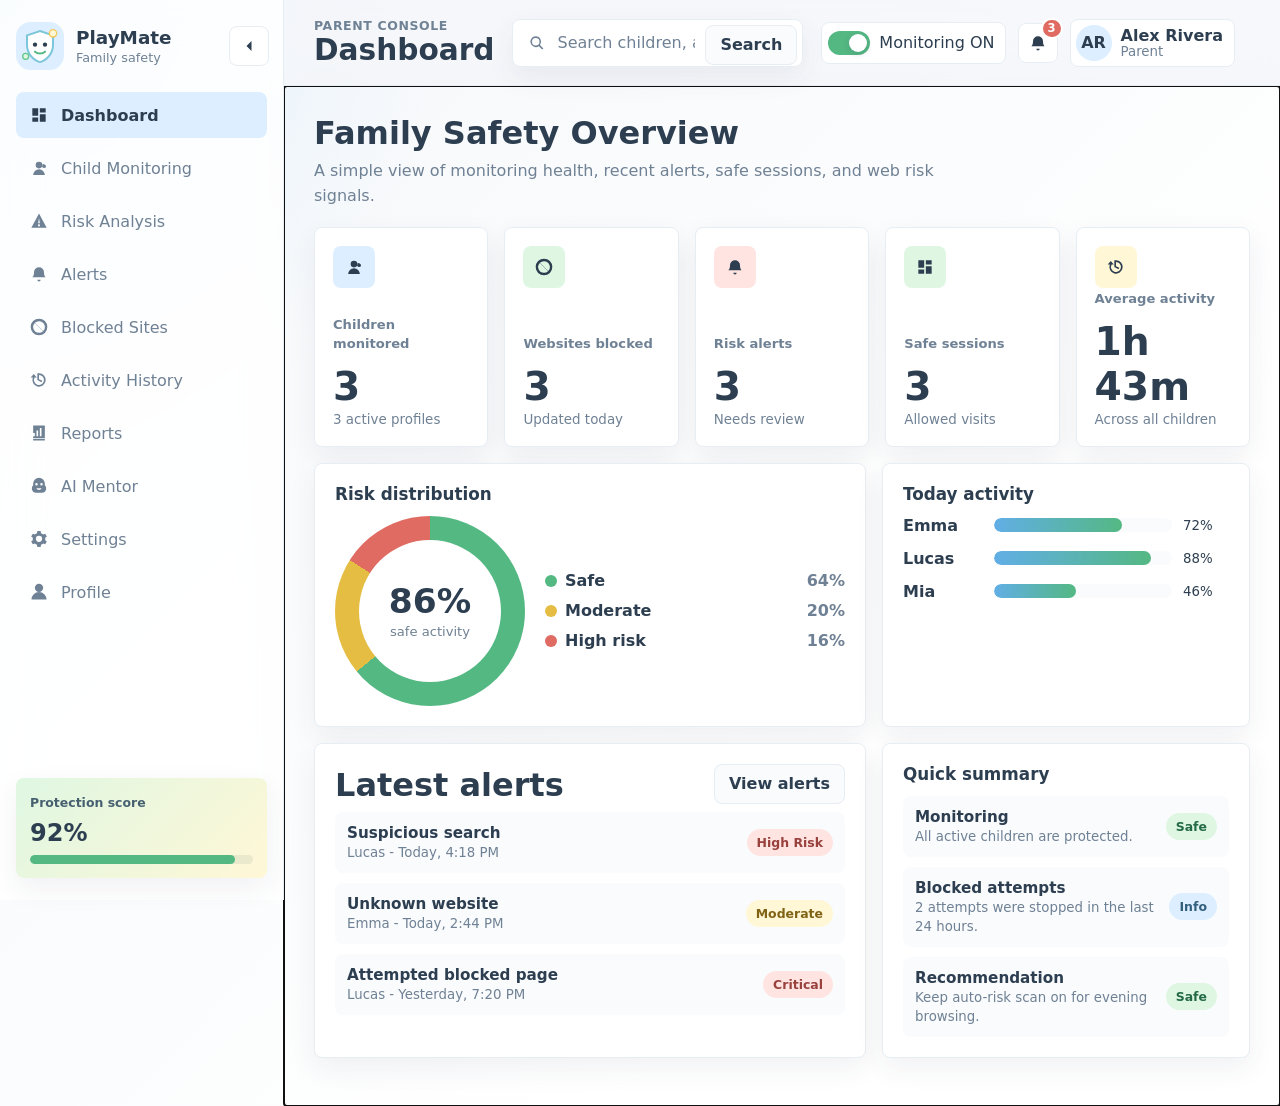
<file: index.html>
<!DOCTYPE html>
<html lang="en">
<head>
  <meta charset="UTF-8">
  <meta name="viewport" content="width=device-width, initial-scale=1.0">
  <meta name="description" content="PlayMate web prototype for child digital safety supervision.">
  <title>PlayMate | Digital Family Safety</title>
  <link rel="stylesheet" href="style.css">
  <script defer src="script.js"></script>
</head>
<body>
  <svg aria-hidden="true" class="icon-sprite">
    <symbol id="icon-dashboard" viewBox="0 0 24 24">
      <path d="M4 13h7V4H4v9Zm0 7h7v-5H4v5Zm9 0h7v-9h-7v9Zm0-16v5h7V4h-7Z"/>
    </symbol>
    <symbol id="icon-child" viewBox="0 0 24 24">
      <path d="M12 12.5a4 4 0 1 0 0-8 4 4 0 0 0 0 8Zm-7 8a7 7 0 0 1 14 0H5Zm15.5-11a2.5 2.5 0 1 1-3.6-2.2 5.8 5.8 0 0 1 3.6 2.2Z"/>
    </symbol>
    <symbol id="icon-risk" viewBox="0 0 24 24">
      <path d="M12 3 2.8 20h18.4L12 3Zm0 5.2 1 6.5h-2l1-6.5Zm0 10.3a1.3 1.3 0 1 1 0-2.6 1.3 1.3 0 0 1 0 2.6Z"/>
    </symbol>
    <symbol id="icon-alert" viewBox="0 0 24 24">
      <path d="M18 10a6 6 0 1 0-12 0c0 5-2 6-2 6h16s-2-1-2-6Zm-8 9a2 2 0 0 0 4 0h-4Z"/>
    </symbol>
    <symbol id="icon-block" viewBox="0 0 24 24">
      <path d="M12 2a10 10 0 1 0 0 20 10 10 0 0 0 0-20Zm0 3a7 7 0 0 1 5 11.9L7.1 7A7 7 0 0 1 12 5Zm0 14a7 7 0 0 1-5-11.9L16.9 17A7 7 0 0 1 12 19Z"/>
    </symbol>
    <symbol id="icon-history" viewBox="0 0 24 24">
      <path d="M12 4a8 8 0 1 1-7.4 5H2l3.7-4.2L9.4 9H6.8A6 6 0 1 0 12 6v5l4 2-1 1.8-5-2.8V4h2Z"/>
    </symbol>
    <symbol id="icon-report" viewBox="0 0 24 24">
      <path d="M5 3h14v18H5V3Zm4 13h2V9H9v7Zm4 0h2V6h-2v10Zm-8 0h2v-4H5v4Zm0 3h14v-1H5v1Z"/>
    </symbol>
    <symbol id="icon-ai" viewBox="0 0 24 24">
      <path d="M12 2a7 7 0 0 0-7 7v2.2A5 5 0 0 0 7.8 20h8.4A5 5 0 0 0 19 11.2V9a7 7 0 0 0-7-7Zm-3 9.5a1.5 1.5 0 1 1 0-3 1.5 1.5 0 0 1 0 3Zm6 0a1.5 1.5 0 1 1 0-3 1.5 1.5 0 0 1 0 3Zm-6.2 3.2h6.4a3.5 3.5 0 0 1-6.4 0Z"/>
    </symbol>
    <symbol id="icon-settings" viewBox="0 0 24 24">
      <path d="M19.4 13.5c.1-.5.1-1 .1-1.5s0-1-.1-1.5l2-1.5-2-3.4-2.4 1a8 8 0 0 0-2.6-1.5L14 2.5h-4l-.4 2.6A8 8 0 0 0 7 6.6l-2.4-1-2 3.4 2 1.5c-.1.5-.1 1-.1 1.5s0 1 .1 1.5l-2 1.5 2 3.4 2.4-1a8 8 0 0 0 2.6 1.5l.4 2.6h4l.4-2.6a8 8 0 0 0 2.6-1.5l2.4 1 2-3.4-2-1.5ZM12 15.5A3.5 3.5 0 1 1 12 8a3.5 3.5 0 0 1 0 7.5Z"/>
    </symbol>
    <symbol id="icon-profile" viewBox="0 0 24 24">
      <path d="M12 12a5 5 0 1 0 0-10 5 5 0 0 0 0 10Zm-9 9a9 9 0 0 1 18 0H3Z"/>
    </symbol>
    <symbol id="icon-menu" viewBox="0 0 24 24">
      <path d="M4 6h16v2H4V6Zm0 5h16v2H4v-2Zm0 5h16v2H4v-2Z"/>
    </symbol>
    <symbol id="icon-search" viewBox="0 0 24 24">
      <path d="M10.5 4a6.5 6.5 0 0 1 5.1 10.5l4 4-1.4 1.4-4-4A6.5 6.5 0 1 1 10.5 4Zm0 2a4.5 4.5 0 1 0 0 9 4.5 4.5 0 0 0 0-9Z"/>
    </symbol>
    <symbol id="icon-chevron" viewBox="0 0 24 24">
      <path d="m9 18 6-6-6-6v12Z"/>
    </symbol>
    <symbol id="icon-close" viewBox="0 0 24 24">
      <path d="m6.4 5 12.6 12.6-1.4 1.4L5 6.4 6.4 5Zm12.6 1.4L6.4 19 5 17.6 17.6 5 19 6.4Z"/>
    </symbol>
  </svg>

  <div class="app" id="app">
    <aside class="sidebar" id="sidebar" aria-label="Primary navigation">
      <div class="brand">
        <img src="assets/playmate-logo.svg" alt="PlayMate logo" class="brand-logo">
        <div class="brand-copy">
          <span class="brand-name">PlayMate</span>
          <span class="brand-subtitle">Family safety</span>
        </div>
        <button class="icon-button sidebar-collapse" id="sidebarCollapse" type="button" aria-label="Collapse sidebar" title="Collapse sidebar">
          <svg class="icon"><use href="#icon-chevron"></use></svg>
        </button>
      </div>

      <nav class="nav-list">
        <button class="nav-link active" type="button" data-route="dashboard">
          <svg class="icon"><use href="#icon-dashboard"></use></svg><span>Dashboard</span>
        </button>
        <button class="nav-link" type="button" data-route="children">
          <svg class="icon"><use href="#icon-child"></use></svg><span>Child Monitoring</span>
        </button>
        <button class="nav-link" type="button" data-route="risk">
          <svg class="icon"><use href="#icon-risk"></use></svg><span>Risk Analysis</span>
        </button>
        <button class="nav-link" type="button" data-route="alerts">
          <svg class="icon"><use href="#icon-alert"></use></svg><span>Alerts</span>
        </button>
        <button class="nav-link" type="button" data-route="blocked">
          <svg class="icon"><use href="#icon-block"></use></svg><span>Blocked Sites</span>
        </button>
        <button class="nav-link" type="button" data-route="history">
          <svg class="icon"><use href="#icon-history"></use></svg><span>Activity History</span>
        </button>
        <button class="nav-link" type="button" data-route="reports">
          <svg class="icon"><use href="#icon-report"></use></svg><span>Reports</span>
        </button>
        <button class="nav-link" type="button" data-route="mentor">
          <svg class="icon"><use href="#icon-ai"></use></svg><span>AI Mentor</span>
        </button>
        <button class="nav-link" type="button" data-route="settings">
          <svg class="icon"><use href="#icon-settings"></use></svg><span>Settings</span>
        </button>
        <button class="nav-link" type="button" data-route="profile">
          <svg class="icon"><use href="#icon-profile"></use></svg><span>Profile</span>
        </button>
      </nav>

      <div class="sidebar-card">
        <span class="mini-label">Protection score</span>
        <strong id="sidebarScore">92%</strong>
        <div class="mini-progress" aria-hidden="true"><span style="width: 92%"></span></div>
      </div>
    </aside>

    <div class="sidebar-overlay" id="sidebarOverlay" hidden></div>

    <div class="workspace">
      <header class="topbar">
        <button class="icon-button mobile-menu" id="mobileMenu" type="button" aria-label="Open navigation" title="Open navigation">
          <svg class="icon"><use href="#icon-menu"></use></svg>
        </button>

        <div class="topbar-title">
          <span class="page-kicker">Parent console</span>
          <h1 id="pageTitle">Dashboard</h1>
        </div>

        <form class="global-search" id="globalSearch" role="search">
          <label class="sr-only" for="searchInput">Search PlayMate</label>
          <svg class="icon search-icon"><use href="#icon-search"></use></svg>
          <input id="searchInput" type="search" autocomplete="off" placeholder="Search children, alerts, sites">
          <button class="text-button search-submit" type="submit">Search</button>
          <div class="search-results" id="searchResults" hidden></div>
        </form>

        <div class="topbar-actions">
          <label class="monitor-pill" title="Monitoring status">
            <input id="monitoringSwitch" type="checkbox" checked>
            <span class="switch-ui" aria-hidden="true"></span>
            <span id="monitoringLabel">Monitoring ON</span>
          </label>

          <div class="notification-menu">
            <button class="icon-button has-badge" id="notificationButton" type="button" aria-label="Open notifications" title="Notifications">
              <svg class="icon"><use href="#icon-alert"></use></svg>
              <span class="badge-dot" id="notificationBadge">3</span>
            </button>
            <div class="dropdown-panel" id="notificationPanel" hidden></div>
          </div>

          <button class="parent-chip" id="profileShortcut" type="button" title="Open profile">
            <span class="avatar" id="parentAvatar">AR</span>
            <span>
              <strong id="parentNameHeader">Alex Rivera</strong>
              <small>Parent</small>
            </span>
          </button>
        </div>
      </header>

      <main class="content" id="content" tabindex="-1"></main>
    </div>
  </div>

  <div class="toast-stack" id="toastStack" aria-live="polite" aria-atomic="true"></div>
  <div class="modal-root" id="modalRoot" hidden></div>
</body>
</html>
</file>
<file: style.css>
:root {
  color-scheme: light;
  --bg: #f5f7fa;
  --surface: #ffffff;
  --surface-soft: #f9fbfd;
  --surface-blue: #dceeff;
  --blue: #bee3f8;
  --blue-strong: #61aee6;
  --mint: #dff7e2;
  --mint-strong: #54b883;
  --yellow: #fff7d6;
  --yellow-strong: #e5bd42;
  --red-soft: #ffe4e1;
  --red-strong: #df6b62;
  --text: #2c3e50;
  --muted: #6f8194;
  --line: #e6edf3;
  --shadow: 0 18px 50px rgba(44, 62, 80, 0.09);
  --shadow-soft: 0 10px 28px rgba(44, 62, 80, 0.07);
  --radius: 8px;
  --sidebar-width: 284px;
  --sidebar-collapsed: 88px;
  --ease: 180ms ease;
  font-family: Inter, ui-sans-serif, system-ui, -apple-system, BlinkMacSystemFont, "Segoe UI", sans-serif;
}

[data-theme="soft-dark"] {
  color-scheme: dark;
  --bg: #14202a;
  --surface: #1d2c37;
  --surface-soft: #243541;
  --surface-blue: #243b4a;
  --blue: #31546a;
  --blue-strong: #79c8ef;
  --mint: #244336;
  --mint-strong: #7bdda1;
  --yellow: #4a4327;
  --yellow-strong: #f2cf67;
  --red-soft: #4f2c31;
  --red-strong: #f19088;
  --text: #edf6fb;
  --muted: #afbfcb;
  --line: #334653;
  --shadow: 0 18px 50px rgba(0, 0, 0, 0.22);
  --shadow-soft: 0 10px 28px rgba(0, 0, 0, 0.16);
}

* {
  box-sizing: border-box;
}

html {
  min-height: 100%;
}

body {
  margin: 0;
  min-height: 100%;
  background:
    radial-gradient(circle at top left, rgba(190, 227, 248, 0.45), transparent 28rem),
    linear-gradient(135deg, var(--bg), #ffffff 72%);
  color: var(--text);
  overflow-x: hidden;
}

[data-theme="soft-dark"] body,
body:has([data-theme="soft-dark"]) {
  background:
    radial-gradient(circle at top left, rgba(49, 84, 106, 0.45), transparent 28rem),
    linear-gradient(135deg, var(--bg), #172631 72%);
}

button,
input,
select,
textarea {
  font: inherit;
}

button {
  border: 0;
}

button:focus-visible,
input:focus-visible,
select:focus-visible,
textarea:focus-visible {
  outline: 3px solid rgba(97, 174, 230, 0.35);
  outline-offset: 2px;
}

.icon-sprite {
  position: absolute;
  width: 0;
  height: 0;
  overflow: hidden;
}

.icon {
  width: 20px;
  height: 20px;
  fill: currentColor;
  flex: 0 0 auto;
}

.sr-only {
  position: absolute;
  width: 1px;
  height: 1px;
  padding: 0;
  margin: -1px;
  overflow: hidden;
  clip: rect(0, 0, 0, 0);
  white-space: nowrap;
  border: 0;
}

.app {
  min-height: 100vh;
  display: grid;
  grid-template-columns: var(--sidebar-width) minmax(0, 1fr);
  transition: grid-template-columns var(--ease);
}

.app.sidebar-collapsed {
  grid-template-columns: var(--sidebar-collapsed) minmax(0, 1fr);
}

.sidebar {
  position: sticky;
  top: 0;
  height: 100vh;
  padding: 22px 16px;
  border-right: 1px solid var(--line);
  background: rgba(255, 255, 255, 0.86);
  backdrop-filter: blur(18px);
  display: flex;
  flex-direction: column;
  gap: 22px;
  z-index: 20;
  transition: transform var(--ease), width var(--ease);
}

[data-theme="soft-dark"] .sidebar {
  background: rgba(29, 44, 55, 0.9);
}

.brand {
  display: grid;
  grid-template-columns: 48px minmax(0, 1fr) 38px;
  align-items: center;
  gap: 12px;
}

.brand-logo {
  width: 48px;
  height: 48px;
}

.brand-copy {
  min-width: 0;
}

.brand-name {
  display: block;
  font-size: 1.15rem;
  font-weight: 800;
  letter-spacing: 0;
}

.brand-subtitle {
  display: block;
  margin-top: 2px;
  color: var(--muted);
  font-size: 0.8rem;
}

.icon-button {
  width: 40px;
  height: 40px;
  border-radius: var(--radius);
  display: inline-grid;
  place-items: center;
  background: var(--surface);
  color: var(--text);
  border: 1px solid var(--line);
  cursor: pointer;
  transition: transform var(--ease), background var(--ease), color var(--ease), box-shadow var(--ease);
}

.icon-button:hover {
  transform: translateY(-1px);
  box-shadow: var(--shadow-soft);
}

.sidebar-collapse .icon {
  transform: rotate(180deg);
  transition: transform var(--ease);
}

.app.sidebar-collapsed .sidebar-collapse .icon {
  transform: rotate(0);
}

.nav-list {
  display: grid;
  gap: 7px;
}

.nav-link {
  min-height: 46px;
  border-radius: var(--radius);
  display: flex;
  align-items: center;
  gap: 12px;
  padding: 0 13px;
  color: var(--muted);
  background: transparent;
  cursor: pointer;
  text-align: left;
  transition: background var(--ease), color var(--ease), transform var(--ease);
}

.nav-link span {
  overflow: hidden;
  text-overflow: ellipsis;
  white-space: nowrap;
}

.nav-link:hover {
  background: var(--surface-blue);
  color: var(--text);
  transform: translateX(2px);
}

.nav-link.active {
  background: var(--surface-blue);
  color: var(--text);
  font-weight: 750;
}

.sidebar-card {
  margin-top: auto;
  padding: 14px;
  border-radius: var(--radius);
  background: linear-gradient(135deg, var(--mint), var(--yellow));
  box-shadow: var(--shadow-soft);
}

.mini-label {
  color: #466070;
  font-size: 0.78rem;
  font-weight: 700;
}

.sidebar-card strong {
  display: block;
  margin: 8px 0;
  font-size: 1.5rem;
}

.mini-progress,
.progress-track {
  height: 9px;
  border-radius: 999px;
  background: rgba(44, 62, 80, 0.08);
  overflow: hidden;
}

.mini-progress span,
.progress-track span {
  display: block;
  height: 100%;
  border-radius: inherit;
  background: var(--mint-strong);
  transform-origin: left;
  animation: growWidth 620ms ease both;
}

.app.sidebar-collapsed .brand {
  grid-template-columns: 48px;
}

.app.sidebar-collapsed .brand-copy,
.app.sidebar-collapsed .nav-link span,
.app.sidebar-collapsed .sidebar-card,
.app.sidebar-collapsed .sidebar-collapse {
  display: none;
}

.app.sidebar-collapsed .nav-link {
  justify-content: center;
  padding: 0;
}

.workspace {
  min-width: 0;
}

.topbar {
  position: sticky;
  top: 0;
  z-index: 15;
  min-height: 86px;
  padding: 18px 30px;
  display: grid;
  grid-template-columns: auto minmax(170px, 0.85fr) minmax(260px, 1.2fr) auto;
  gap: 18px;
  align-items: center;
  border-bottom: 1px solid var(--line);
  background: rgba(245, 247, 250, 0.78);
  backdrop-filter: blur(18px);
}

[data-theme="soft-dark"] .topbar {
  background: rgba(20, 32, 42, 0.82);
}

.mobile-menu {
  display: none;
}

.topbar-title {
  min-width: 0;
}

.page-kicker {
  display: block;
  color: var(--muted);
  font-size: 0.78rem;
  font-weight: 750;
  text-transform: uppercase;
  letter-spacing: 0.05em;
}

.topbar h1 {
  margin: 2px 0 0;
  font-size: clamp(1.35rem, 3vw, 1.85rem);
  line-height: 1.05;
  letter-spacing: 0;
}

.global-search {
  position: relative;
  min-width: 0;
}

.global-search input {
  width: 100%;
  height: 48px;
  border-radius: var(--radius);
  border: 1px solid var(--line);
  background: var(--surface);
  color: var(--text);
  padding: 0 92px 0 44px;
  box-shadow: var(--shadow-soft);
}

.global-search input::placeholder {
  color: var(--muted);
}

.search-icon {
  position: absolute;
  left: 15px;
  top: 50%;
  color: var(--muted);
  transform: translateY(-50%);
}

.search-submit {
  position: absolute;
  right: 6px;
  top: 6px;
  height: 36px;
}

.search-results,
.dropdown-panel {
  position: absolute;
  top: calc(100% + 10px);
  right: 0;
  min-width: min(360px, calc(100vw - 32px));
  border-radius: var(--radius);
  border: 1px solid var(--line);
  background: var(--surface);
  box-shadow: var(--shadow);
  padding: 10px;
  z-index: 30;
  animation: fadeIn 160ms ease both;
}

.search-results {
  left: 0;
  right: auto;
}

.search-result,
.notification-item {
  width: 100%;
  padding: 11px;
  border-radius: var(--radius);
  display: grid;
  gap: 4px;
  color: var(--text);
  background: transparent;
  text-align: left;
  cursor: pointer;
}

.search-result:hover,
.notification-item:hover {
  background: var(--surface-blue);
}

.search-result strong,
.notification-item strong {
  font-size: 0.92rem;
}

.search-result small,
.notification-item small {
  color: var(--muted);
}

.topbar-actions {
  display: flex;
  align-items: center;
  gap: 12px;
}

.monitor-pill {
  min-height: 42px;
  border-radius: var(--radius);
  padding: 6px 10px 6px 6px;
  display: flex;
  align-items: center;
  gap: 9px;
  background: var(--surface);
  border: 1px solid var(--line);
  cursor: pointer;
  white-space: nowrap;
}

.monitor-pill input,
.switch-card input {
  position: absolute;
  opacity: 0;
  pointer-events: none;
}

.switch-ui {
  width: 42px;
  height: 24px;
  border-radius: 999px;
  background: #d7e0e8;
  position: relative;
  transition: background var(--ease);
}

.switch-ui::after {
  content: "";
  position: absolute;
  width: 18px;
  height: 18px;
  top: 3px;
  left: 3px;
  border-radius: 50%;
  background: #ffffff;
  box-shadow: 0 2px 6px rgba(44, 62, 80, 0.18);
  transition: transform var(--ease);
}

input:checked + .switch-ui {
  background: var(--mint-strong);
}

input:checked + .switch-ui::after {
  transform: translateX(18px);
}

.notification-menu {
  position: relative;
}

.has-badge {
  position: relative;
}

.badge-dot {
  position: absolute;
  top: -6px;
  right: -6px;
  min-width: 21px;
  height: 21px;
  padding: 0 5px;
  border-radius: 999px;
  background: var(--red-strong);
  color: #ffffff;
  display: grid;
  place-items: center;
  font-size: 0.72rem;
  font-weight: 800;
  border: 2px solid var(--surface);
}

.parent-chip {
  min-height: 46px;
  border-radius: var(--radius);
  padding: 5px 11px 5px 5px;
  display: flex;
  align-items: center;
  gap: 9px;
  background: var(--surface);
  color: var(--text);
  border: 1px solid var(--line);
  cursor: pointer;
  white-space: nowrap;
}

.parent-chip:hover {
  box-shadow: var(--shadow-soft);
}

.avatar,
.child-avatar {
  display: inline-grid;
  place-items: center;
  border-radius: 50%;
  background: var(--surface-blue);
  color: var(--text);
  font-weight: 850;
}

.avatar {
  width: 36px;
  height: 36px;
}

.parent-chip small {
  display: block;
  color: var(--muted);
  text-align: left;
  line-height: 1.1;
}

.content {
  width: min(1440px, 100%);
  margin: 0 auto;
  padding: 28px 30px 48px;
}

.page {
  animation: fadeUp 240ms ease both;
}

.section-header {
  display: flex;
  justify-content: space-between;
  align-items: flex-end;
  gap: 18px;
  margin-bottom: 18px;
}

.section-header h2 {
  margin: 0;
  font-size: clamp(1.35rem, 2.6vw, 2rem);
  letter-spacing: 0;
}

.section-header p {
  margin: 7px 0 0;
  color: var(--muted);
  max-width: 66ch;
  line-height: 1.55;
}

.grid {
  display: grid;
  gap: 16px;
}

.metrics-grid {
  grid-template-columns: repeat(5, minmax(150px, 1fr));
}

.two-column {
  grid-template-columns: minmax(0, 1.2fr) minmax(310px, 0.8fr);
  align-items: stretch;
}

.three-column {
  grid-template-columns: repeat(3, minmax(0, 1fr));
}

.card,
.panel {
  border-radius: var(--radius);
  border: 1px solid var(--line);
  background: var(--surface);
  box-shadow: var(--shadow-soft);
}

.card {
  padding: 18px;
  transition: transform var(--ease), box-shadow var(--ease), border-color var(--ease);
}

.card:hover {
  transform: translateY(-2px);
  box-shadow: var(--shadow);
  border-color: rgba(97, 174, 230, 0.35);
}

.metric-card {
  min-height: 142px;
  display: grid;
  align-content: space-between;
}

.metric-icon {
  width: 42px;
  height: 42px;
  border-radius: var(--radius);
  display: grid;
  place-items: center;
  color: var(--text);
}

.metric-icon.blue {
  background: var(--surface-blue);
}

.metric-icon.mint {
  background: var(--mint);
}

.metric-icon.yellow {
  background: var(--yellow);
}

.metric-icon.red {
  background: var(--red-soft);
}

.metric-card small,
.eyebrow {
  color: var(--muted);
  font-size: 0.82rem;
  font-weight: 750;
}

.metric-value {
  display: block;
  margin-top: 12px;
  font-size: clamp(1.7rem, 4vw, 2.45rem);
  font-weight: 850;
  letter-spacing: 0;
}

.metric-note {
  color: var(--muted);
  font-size: 0.84rem;
}

.panel {
  padding: 20px;
}

.panel h3,
.card h3 {
  margin: 0 0 12px;
  font-size: 1.05rem;
  letter-spacing: 0;
}

.donut-wrap {
  display: grid;
  grid-template-columns: 190px minmax(0, 1fr);
  gap: 20px;
  align-items: center;
}

.donut {
  width: 190px;
  height: 190px;
  border-radius: 50%;
  display: grid;
  place-items: center;
  background: conic-gradient(var(--mint-strong) 0 64%, var(--yellow-strong) 64% 84%, var(--red-strong) 84% 100%);
  position: relative;
}

.donut::after {
  content: "";
  position: absolute;
  inset: 24px;
  border-radius: 50%;
  background: var(--surface);
}

.donut-center {
  position: relative;
  z-index: 1;
  text-align: center;
}

.donut-center strong {
  display: block;
  font-size: 2.15rem;
}

.donut-center span {
  color: var(--muted);
  font-size: 0.82rem;
}

.legend {
  display: grid;
  gap: 11px;
}

.legend-item {
  display: flex;
  align-items: center;
  justify-content: space-between;
  gap: 10px;
  color: var(--muted);
}

.legend-item span:first-child {
  display: inline-flex;
  align-items: center;
  gap: 8px;
  color: var(--text);
  font-weight: 700;
}

.legend-dot {
  width: 12px;
  height: 12px;
  border-radius: 50%;
}

.activity-bars {
  display: grid;
  gap: 14px;
}

.bar-row {
  display: grid;
  grid-template-columns: 80px minmax(0, 1fr) 46px;
  align-items: center;
  gap: 11px;
}

.bar-track {
  height: 14px;
  border-radius: 999px;
  background: var(--surface-soft);
  overflow: hidden;
}

.bar-fill {
  height: 100%;
  border-radius: inherit;
  background: linear-gradient(90deg, var(--blue-strong), var(--mint-strong));
  animation: growWidth 620ms ease both;
}

.list-stack {
  display: grid;
  gap: 10px;
}

.soft-row {
  border-radius: var(--radius);
  background: var(--surface-soft);
  padding: 12px;
  display: flex;
  align-items: center;
  justify-content: space-between;
  gap: 12px;
}

.soft-row strong {
  display: block;
  font-size: 0.95rem;
}

.soft-row small {
  color: var(--muted);
}

.badge {
  border-radius: 999px;
  padding: 6px 10px;
  font-size: 0.78rem;
  font-weight: 800;
  white-space: nowrap;
}

.badge.safe {
  background: var(--mint);
  color: #236a45;
}

.badge.moderate {
  background: var(--yellow);
  color: #806314;
}

.badge.high,
.badge.critical {
  background: var(--red-soft);
  color: #98413d;
}

.badge.info {
  background: var(--surface-blue);
  color: #315f7c;
}

[data-theme="soft-dark"] .badge.safe,
[data-theme="soft-dark"] .badge.moderate,
[data-theme="soft-dark"] .badge.high,
[data-theme="soft-dark"] .badge.critical,
[data-theme="soft-dark"] .badge.info {
  color: var(--text);
}

.children-grid {
  grid-template-columns: repeat(3, minmax(0, 1fr));
}

.child-card {
  display: grid;
  gap: 16px;
}

.child-header {
  display: flex;
  align-items: center;
  gap: 12px;
}

.child-avatar {
  width: 54px;
  height: 54px;
  font-size: 1.2rem;
}

.child-header h3 {
  margin: 0;
}

.child-meta {
  display: grid;
  grid-template-columns: repeat(2, minmax(0, 1fr));
  gap: 10px;
}

.mini-stat {
  padding: 11px;
  border-radius: var(--radius);
  background: var(--surface-soft);
}

.mini-stat span {
  display: block;
  color: var(--muted);
  font-size: 0.78rem;
  font-weight: 750;
}

.mini-stat strong {
  display: block;
  margin-top: 4px;
  font-size: 1rem;
}

.button-row {
  display: flex;
  flex-wrap: wrap;
  gap: 9px;
}

.primary-button,
.secondary-button,
.text-button,
.danger-button {
  min-height: 40px;
  border-radius: var(--radius);
  padding: 0 14px;
  display: inline-flex;
  align-items: center;
  justify-content: center;
  gap: 8px;
  cursor: pointer;
  font-weight: 800;
  transition: transform var(--ease), box-shadow var(--ease), background var(--ease), opacity var(--ease);
}

.primary-button {
  background: var(--blue-strong);
  color: #ffffff;
}

.secondary-button,
.text-button {
  background: var(--surface-soft);
  color: var(--text);
  border: 1px solid var(--line);
}

.danger-button {
  background: var(--red-soft);
  color: #8b3936;
}

.primary-button:hover,
.secondary-button:hover,
.text-button:hover,
.danger-button:hover {
  transform: translateY(-1px) scale(1.01);
  box-shadow: var(--shadow-soft);
}

.primary-button:disabled,
.secondary-button:disabled,
.danger-button:disabled {
  cursor: not-allowed;
  opacity: 0.55;
  transform: none;
  box-shadow: none;
}

.risk-layout {
  grid-template-columns: minmax(0, 1fr) minmax(300px, 0.8fr);
}

.risk-list {
  display: grid;
  gap: 14px;
}

.risk-item {
  border-radius: var(--radius);
  padding: 15px;
  background: var(--surface-soft);
  display: grid;
  gap: 10px;
}

.risk-heading {
  display: flex;
  justify-content: space-between;
  gap: 12px;
  align-items: center;
}

.risk-heading strong {
  display: block;
}

.risk-heading small {
  color: var(--muted);
}

.filter-strip,
.table-actions,
.form-row {
  display: flex;
  align-items: center;
  flex-wrap: wrap;
  gap: 10px;
}

.filter-button,
.segment-button {
  min-height: 38px;
  padding: 0 13px;
  border-radius: 999px;
  background: var(--surface);
  color: var(--muted);
  border: 1px solid var(--line);
  font-weight: 800;
  cursor: pointer;
  transition: background var(--ease), color var(--ease), transform var(--ease);
}

.filter-button:hover,
.segment-button:hover {
  transform: translateY(-1px);
}

.filter-button.active,
.segment-button.active {
  color: var(--text);
  background: var(--surface-blue);
  border-color: transparent;
}

.alert-list {
  display: grid;
  gap: 12px;
}

.alert-card {
  padding: 15px;
  border-radius: var(--radius);
  border: 1px solid var(--line);
  background: var(--surface);
  display: grid;
  grid-template-columns: 1fr auto;
  gap: 14px;
  align-items: center;
}

.alert-card.unread {
  border-color: rgba(97, 174, 230, 0.5);
  background: linear-gradient(90deg, rgba(220, 238, 255, 0.72), var(--surface));
}

.alert-copy h3 {
  margin: 0 0 4px;
  font-size: 1rem;
}

.alert-copy p {
  margin: 0;
  color: var(--muted);
  line-height: 1.45;
}

.alert-meta {
  margin-top: 9px;
  display: flex;
  flex-wrap: wrap;
  gap: 8px;
  align-items: center;
}

.empty-state {
  padding: 26px;
  border-radius: var(--radius);
  background: var(--surface);
  border: 1px dashed var(--line);
  color: var(--muted);
  text-align: center;
}

.data-table {
  width: 100%;
  border-collapse: collapse;
}

.table-wrap {
  overflow-x: auto;
  border-radius: var(--radius);
  border: 1px solid var(--line);
  background: var(--surface);
}

.data-table th,
.data-table td {
  padding: 14px 13px;
  text-align: left;
  border-bottom: 1px solid var(--line);
  vertical-align: middle;
}

.data-table th {
  color: var(--muted);
  font-size: 0.78rem;
  text-transform: uppercase;
  letter-spacing: 0.04em;
  white-space: nowrap;
}

.data-table tr:last-child td {
  border-bottom: 0;
}

.data-table tbody tr:hover {
  background: var(--surface-soft);
}

.field {
  display: grid;
  gap: 7px;
  flex: 1 1 220px;
}

.field label {
  color: var(--muted);
  font-size: 0.82rem;
  font-weight: 800;
}

.field input,
.field select,
.field textarea {
  width: 100%;
  min-height: 42px;
  border-radius: var(--radius);
  border: 1px solid var(--line);
  background: var(--surface);
  color: var(--text);
  padding: 0 12px;
}

.field textarea {
  min-height: 96px;
  padding: 12px;
  resize: vertical;
}

.field.error input,
.field.error textarea {
  border-color: var(--red-strong);
  background: var(--red-soft);
}

.error-text {
  min-height: 18px;
  color: var(--red-strong);
  font-size: 0.8rem;
}

.report-grid {
  grid-template-columns: repeat(4, minmax(0, 1fr));
}

.report-card {
  min-height: 156px;
}

.progress-circle {
  width: 98px;
  height: 98px;
  border-radius: 50%;
  display: grid;
  place-items: center;
  margin: 12px 0;
  background: conic-gradient(var(--mint-strong) var(--value), var(--surface-soft) 0);
}

.progress-circle span {
  width: 70px;
  height: 70px;
  border-radius: 50%;
  display: grid;
  place-items: center;
  background: var(--surface);
  font-weight: 850;
}

.mentor-layout {
  grid-template-columns: minmax(0, 1.1fr) minmax(280px, 0.7fr);
}

.chat-panel {
  min-height: 570px;
  display: grid;
  grid-template-rows: 1fr auto;
  overflow: hidden;
}

.chat-feed {
  padding: 18px;
  display: grid;
  gap: 12px;
  align-content: start;
  max-height: 500px;
  overflow: auto;
}

.message {
  max-width: 82%;
  padding: 13px 14px;
  border-radius: var(--radius);
  line-height: 1.5;
  animation: fadeUp 180ms ease both;
}

.message.ai {
  background: var(--surface-blue);
  justify-self: start;
}

.message.user {
  background: var(--mint);
  justify-self: end;
}

.chat-form {
  padding: 14px;
  display: grid;
  grid-template-columns: minmax(0, 1fr) auto;
  gap: 10px;
  border-top: 1px solid var(--line);
}

.chat-form input {
  min-height: 46px;
  border-radius: var(--radius);
  border: 1px solid var(--line);
  background: var(--surface);
  color: var(--text);
  padding: 0 13px;
}

.prompt-chips {
  display: flex;
  flex-wrap: wrap;
  gap: 9px;
}

.switch-grid {
  grid-template-columns: repeat(2, minmax(0, 1fr));
}

.switch-card {
  min-height: 92px;
  padding: 15px;
  border-radius: var(--radius);
  background: var(--surface);
  border: 1px solid var(--line);
  display: grid;
  grid-template-columns: 1fr auto;
  gap: 10px;
  align-items: center;
  cursor: pointer;
}

.switch-card:hover {
  box-shadow: var(--shadow-soft);
}

.switch-card strong {
  display: block;
}

.switch-card small {
  color: var(--muted);
  line-height: 1.45;
}

.profile-layout {
  grid-template-columns: minmax(300px, 0.8fr) minmax(0, 1.2fr);
}

.profile-hero {
  display: grid;
  gap: 16px;
  place-items: center;
  text-align: center;
}

.profile-avatar {
  width: 110px;
  height: 110px;
  font-size: 2rem;
}

.profile-details {
  display: grid;
  gap: 12px;
}

.detail-row {
  display: flex;
  justify-content: space-between;
  gap: 14px;
  padding: 13px;
  border-radius: var(--radius);
  background: var(--surface-soft);
}

.detail-row span:first-child {
  color: var(--muted);
  font-weight: 750;
}

.modal-root {
  position: fixed;
  inset: 0;
  z-index: 50;
  display: grid;
  place-items: center;
  padding: 20px;
  background: rgba(44, 62, 80, 0.35);
  backdrop-filter: blur(5px);
  animation: fadeIn 160ms ease both;
}

.modal-root[hidden] {
  display: none;
}

.modal {
  width: min(560px, 100%);
  max-height: min(760px, 92vh);
  overflow: auto;
  border-radius: var(--radius);
  background: var(--surface);
  box-shadow: var(--shadow);
  border: 1px solid var(--line);
}

.modal-header {
  padding: 18px 18px 0;
  display: flex;
  justify-content: space-between;
  gap: 16px;
  align-items: flex-start;
}

.modal-header h2 {
  margin: 0;
}

.modal-body {
  padding: 18px;
}

.modal-actions {
  padding: 0 18px 18px;
  display: flex;
  justify-content: flex-end;
  gap: 10px;
}

.toast-stack {
  position: fixed;
  right: 18px;
  bottom: 18px;
  z-index: 60;
  display: grid;
  gap: 10px;
  width: min(360px, calc(100vw - 36px));
}

.toast {
  border-radius: var(--radius);
  padding: 13px 14px;
  background: var(--surface);
  border: 1px solid var(--line);
  box-shadow: var(--shadow);
  display: flex;
  gap: 10px;
  align-items: flex-start;
  animation: toastIn 220ms ease both;
}

.toast.success {
  border-left: 5px solid var(--mint-strong);
}

.toast.warning {
  border-left: 5px solid var(--yellow-strong);
}

.toast.error {
  border-left: 5px solid var(--red-strong);
}

.toast strong {
  display: block;
  margin-bottom: 2px;
}

.toast small {
  color: var(--muted);
}

@keyframes fadeUp {
  from {
    opacity: 0;
    transform: translateY(8px);
  }
  to {
    opacity: 1;
    transform: translateY(0);
  }
}

@keyframes fadeIn {
  from {
    opacity: 0;
  }
  to {
    opacity: 1;
  }
}

@keyframes growWidth {
  from {
    transform: scaleX(0);
  }
  to {
    transform: scaleX(1);
  }
}

@keyframes toastIn {
  from {
    opacity: 0;
    transform: translateX(18px);
  }
  to {
    opacity: 1;
    transform: translateX(0);
  }
}

@media (max-width: 1180px) {
  .metrics-grid,
  .report-grid {
    grid-template-columns: repeat(3, minmax(0, 1fr));
  }

  .children-grid,
  .three-column {
    grid-template-columns: repeat(2, minmax(0, 1fr));
  }

  .topbar {
    grid-template-columns: auto minmax(160px, 1fr) minmax(220px, 1fr);
  }

  .topbar-actions {
    grid-column: 2 / -1;
    justify-self: end;
  }
}

@media (max-width: 920px) {
  .app,
  .app.sidebar-collapsed {
    grid-template-columns: 1fr;
  }

  .sidebar {
    position: fixed;
    left: 0;
    transform: translateX(-105%);
    width: min(310px, 86vw);
    box-shadow: var(--shadow);
  }

  .app.nav-open .sidebar {
    transform: translateX(0);
  }

  .sidebar-overlay {
    position: fixed;
    inset: 0;
    background: rgba(44, 62, 80, 0.28);
    z-index: 18;
  }

  .app.nav-open .sidebar-overlay {
    display: block;
  }

  .sidebar-collapse {
    display: none;
  }

  .mobile-menu {
    display: inline-grid;
  }

  .topbar {
    grid-template-columns: auto 1fr;
    padding: 14px 18px;
  }

  .global-search {
    grid-column: 1 / -1;
    order: 3;
  }

  .topbar-actions {
    grid-column: 1 / -1;
    justify-self: stretch;
    justify-content: space-between;
    order: 4;
  }

  .content {
    padding: 22px 18px 40px;
  }

  .two-column,
  .risk-layout,
  .mentor-layout,
  .profile-layout {
    grid-template-columns: 1fr;
  }

  .donut-wrap {
    grid-template-columns: 1fr;
    justify-items: center;
  }
}

@media (max-width: 680px) {
  .metrics-grid,
  .children-grid,
  .three-column,
  .report-grid,
  .switch-grid {
    grid-template-columns: 1fr;
  }

  .topbar-actions {
    align-items: stretch;
    flex-wrap: wrap;
  }

  .monitor-pill,
  .parent-chip {
    flex: 1 1 auto;
  }

  .parent-chip {
    justify-content: flex-start;
  }

  .section-header {
    display: grid;
  }

  .alert-card,
  .chat-form {
    grid-template-columns: 1fr;
  }

  .message {
    max-width: 100%;
  }

  .bar-row {
    grid-template-columns: 64px minmax(0, 1fr) 42px;
  }

  .soft-row,
  .detail-row {
    align-items: flex-start;
    flex-direction: column;
  }
}
</file>
